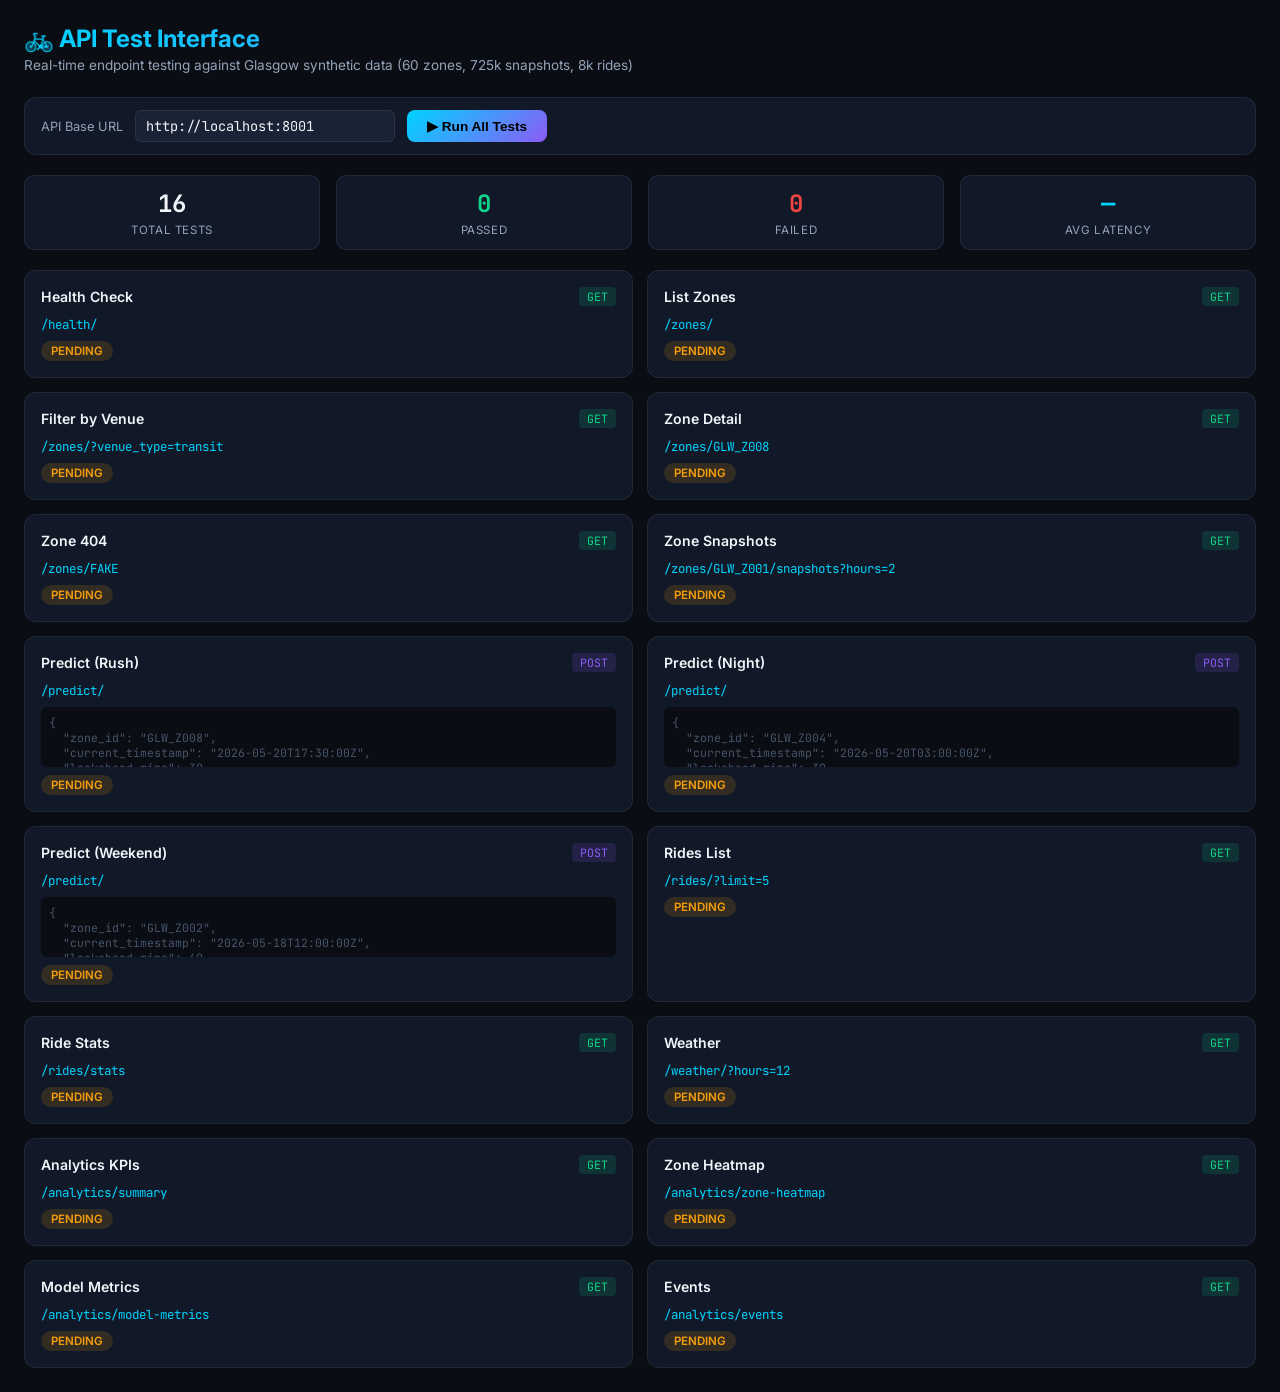
<file: dashboard/test_interface.html>
<!DOCTYPE html>
<html lang="en">
<head>
  <meta charset="UTF-8" />
  <meta name="viewport" content="width=device-width, initial-scale=1.0" />
  <title>Bike Parking Buddy — API Test Interface</title>
  <meta name="description" content="Interactive API test interface for Bike Parking Buddy with real-time test execution and visual results." />
  <link rel="preconnect" href="https://fonts.googleapis.com" />
  <link rel="preconnect" href="https://fonts.gstatic.com" crossorigin />
  <link href="https://fonts.googleapis.com/css2?family=Inter:wght@400;500;600;700&family=JetBrains+Mono:wght@400;500&display=swap" rel="stylesheet" />
  <style>
    :root {
      --bg: #0a0d14; --surface: #111827; --elevated: #1a2235;
      --cyan: #00d4ff; --purple: #8b5cf6; --green: #10d48a;
      --amber: #f59e0b; --red: #ef4444;
      --text: #f1f5f9; --muted: #94a3b8; --dim: #475569;
      --border: rgba(255,255,255,0.07);
      --grad: linear-gradient(135deg, #00d4ff, #8b5cf6);
    }
    * { box-sizing: border-box; margin: 0; padding: 0; }
    body { font-family: 'Inter', sans-serif; background: var(--bg); color: var(--text); min-height: 100vh; padding: 24px; }
    h1 { font-size: 1.5rem; background: var(--grad); -webkit-background-clip: text; -webkit-text-fill-color: transparent; margin-bottom: 4px; }
    .subtitle { color: var(--muted); font-size: 0.85rem; margin-bottom: 24px; }
    .config-bar { display: flex; align-items: center; gap: 12px; margin-bottom: 20px; padding: 12px 16px; background: var(--surface); border-radius: 12px; border: 1px solid var(--border); }
    .config-bar label { font-size: 0.8rem; color: var(--muted); }
    .config-bar input { background: var(--elevated); border: 1px solid var(--border); color: var(--text); padding: 6px 10px; border-radius: 6px; font-family: 'JetBrains Mono', monospace; font-size: 0.85rem; width: 260px; }
    .btn-run-all { background: var(--grad); color: #000; font-weight: 700; padding: 8px 20px; border: none; border-radius: 8px; cursor: pointer; font-size: 0.85rem; transition: all 0.15s; }
    .btn-run-all:hover { opacity: 0.88; transform: translateY(-1px); box-shadow: 0 4px 16px rgba(0,212,255,0.3); }
    .stats-bar { display: flex; gap: 16px; margin-bottom: 20px; }
    .stat { background: var(--surface); border: 1px solid var(--border); border-radius: 10px; padding: 12px 20px; text-align: center; flex: 1; }
    .stat-val { font-size: 1.5rem; font-weight: 700; font-family: 'JetBrains Mono', monospace; }
    .stat-label { font-size: 0.72rem; color: var(--muted); text-transform: uppercase; letter-spacing: 0.05em; margin-top: 4px; }
    .tests-grid { display: grid; grid-template-columns: 1fr 1fr; gap: 14px; }
    .test-card { background: var(--surface); border: 1px solid var(--border); border-radius: 12px; padding: 16px; transition: border-color 0.2s; }
    .test-card:hover { border-color: rgba(0,212,255,0.3); }
    .test-header { display: flex; align-items: center; justify-content: space-between; margin-bottom: 10px; }
    .test-name { font-size: 0.88rem; font-weight: 600; }
    .test-method { font-family: 'JetBrains Mono', monospace; font-size: 0.72rem; padding: 2px 8px; border-radius: 4px; }
    .method-get { background: rgba(16,212,138,0.15); color: var(--green); }
    .method-post { background: rgba(139,92,246,0.15); color: var(--purple); }
    .test-url { font-family: 'JetBrains Mono', monospace; font-size: 0.78rem; color: var(--cyan); margin-bottom: 8px; word-break: break-all; }
    .test-body { font-family: 'JetBrains Mono', monospace; font-size: 0.72rem; color: var(--dim); background: var(--bg); border-radius: 6px; padding: 8px; margin-bottom: 8px; max-height: 60px; overflow: hidden; white-space: pre; }
    .test-status { display: flex; align-items: center; gap: 8px; }
    .status-badge { padding: 3px 10px; border-radius: 100px; font-size: 0.72rem; font-weight: 600; }
    .status-pass { background: rgba(16,212,138,0.15); color: var(--green); }
    .status-fail { background: rgba(239,68,68,0.15); color: var(--red); }
    .status-pending { background: rgba(245,158,11,0.15); color: var(--amber); }
    .status-running { background: rgba(0,212,255,0.15); color: var(--cyan); animation: pulse 1.5s infinite; }
    @keyframes pulse { 0%,100% { opacity:1; } 50% { opacity:0.5; } }
    .test-latency { font-family: 'JetBrains Mono', monospace; font-size: 0.72rem; color: var(--muted); }
    .test-response { font-family: 'JetBrains Mono', monospace; font-size: 0.7rem; color: var(--muted); background: var(--bg); border-radius: 6px; padding: 8px; margin-top: 8px; max-height: 120px; overflow-y: auto; white-space: pre-wrap; word-break: break-word; line-height: 1.5; }
    .prediction-comparison { background: var(--surface); border: 1px solid var(--border); border-radius: 12px; padding: 20px; margin-top: 20px; }
    .comparison-title { font-size: 0.95rem; font-weight: 600; margin-bottom: 16px; }
    .comparison-grid { display: grid; grid-template-columns: repeat(3, 1fr); gap: 12px; }
    .comparison-card { background: var(--elevated); border-radius: 8px; padding: 14px; text-align: center; }
    .comp-zone { font-family: 'JetBrains Mono', monospace; font-size: 0.78rem; color: var(--cyan); margin-bottom: 4px; }
    .comp-fill { font-size: 1.8rem; font-weight: 800; font-family: 'JetBrains Mono', monospace; }
    .comp-context { font-size: 0.72rem; color: var(--muted); margin-top: 4px; }
    .fill-low { color: var(--green); }
    .fill-mid { color: var(--amber); }
    .fill-high { color: var(--red); }
    @media (max-width: 800px) { .tests-grid { grid-template-columns: 1fr; } .comparison-grid { grid-template-columns: 1fr; } }
  </style>
</head>
<body>
  <h1>🚲 API Test Interface</h1>
  <div class="subtitle">Real-time endpoint testing against Glasgow synthetic data (60 zones, 725k snapshots, 8k rides)</div>

  <div class="config-bar">
    <label>API Base URL</label>
    <input type="text" id="api-base" value="http://localhost:8001" />
    <button class="btn-run-all" id="btn-run-all" onclick="runAllTests()">▶ Run All Tests</button>
    <span id="run-status" style="font-size:0.8rem;color:var(--muted)"></span>
  </div>

  <div class="stats-bar">
    <div class="stat"><div class="stat-val" id="stat-total">0</div><div class="stat-label">Total Tests</div></div>
    <div class="stat"><div class="stat-val" id="stat-pass" style="color:var(--green)">0</div><div class="stat-label">Passed</div></div>
    <div class="stat"><div class="stat-val" id="stat-fail" style="color:var(--red)">0</div><div class="stat-label">Failed</div></div>
    <div class="stat"><div class="stat-val" id="stat-latency" style="color:var(--cyan)">—</div><div class="stat-label">Avg Latency</div></div>
  </div>

  <div class="tests-grid" id="tests-grid"></div>

  <div class="prediction-comparison" id="prediction-comparison" style="display:none">
    <div class="comparison-title">🧠 Prediction Comparison (Rush Hour vs Night × Zone Types)</div>
    <div class="comparison-grid" id="comparison-grid"></div>
  </div>

  <script>
const API = () => document.getElementById('api-base').value;

const TESTS = [
  { name: 'Health Check', method: 'GET', path: '/health/', validate: d => d.status === 'ok' && d.version === '0.1.0', desc: 'Liveness probe' },
  { name: 'List Zones', method: 'GET', path: '/zones/', validate: d => Array.isArray(d) && d.length === 60, desc: '60 Glasgow zones' },
  { name: 'Filter by Venue', method: 'GET', path: '/zones/?venue_type=transit', validate: d => d.length > 0 && d.every(z => z.venue_type === 'transit'), desc: 'Transit zones only' },
  { name: 'Zone Detail', method: 'GET', path: '/zones/GLW_Z008', validate: d => d.zone_id === 'GLW_Z008' && d.current_occupancy_pct !== undefined, desc: 'Zone with occupancy' },
  { name: 'Zone 404', method: 'GET', path: '/zones/FAKE', validate: (d, status) => status === 404, desc: 'Missing zone error' },
  { name: 'Zone Snapshots', method: 'GET', path: '/zones/GLW_Z001/snapshots?hours=2', validate: d => d.length > 0 && d[0].zone_id === 'GLW_Z001', desc: 'Recent snapshots' },
  { name: 'Predict (Rush)', method: 'POST', path: '/predict/', body: { zone_id: 'GLW_Z008', current_timestamp: '2026-05-20T17:30:00Z', lookahead_mins: 30 }, validate: d => d.fill_probability >= 0 && d.fill_probability <= 1 && d.model_version === 'xgb-v1-synthetic', desc: 'Transit zone 5:30pm' },
  { name: 'Predict (Night)', method: 'POST', path: '/predict/', body: { zone_id: 'GLW_Z004', current_timestamp: '2026-05-20T03:00:00Z', lookahead_mins: 30 }, validate: d => d.fill_probability >= 0 && d.fill_probability <= 1, desc: 'Residential zone 3am' },
  { name: 'Predict (Weekend)', method: 'POST', path: '/predict/', body: { zone_id: 'GLW_Z002', current_timestamp: '2026-05-18T12:00:00Z', lookahead_mins: 60 }, validate: d => d.fill_probability >= 0 && d.reason.length > 0, desc: 'Park zone Sunday noon' },
  { name: 'Rides List', method: 'GET', path: '/rides/?limit=5', validate: d => d.length === 5 && d[0].ride_id !== undefined, desc: '5 recent rides' },
  { name: 'Ride Stats', method: 'GET', path: '/rides/stats', validate: d => d.total_rides === 8000 && d.redirect_rate > 0, desc: 'Aggregate stats' },
  { name: 'Weather', method: 'GET', path: '/weather/?hours=12', validate: d => d.length > 0 && d[0].wmo_code !== undefined, desc: 'Recent weather' },
  { name: 'Analytics KPIs', method: 'GET', path: '/analytics/summary', validate: d => d.total_zones === 60 && d.total_rides === 8000, desc: 'Dashboard KPIs' },
  { name: 'Zone Heatmap', method: 'GET', path: '/analytics/zone-heatmap', validate: d => d.length > 100, desc: 'Occupancy heatmap data' },
  { name: 'Model Metrics', method: 'GET', path: '/analytics/model-metrics', validate: d => d.accuracy > 0.5 && d.model_version === 'xgb-v1-synthetic', desc: 'XGBoost metrics' },
  { name: 'Events', method: 'GET', path: '/analytics/events', validate: d => d.length > 0, desc: 'Local events list' },
];

function renderTests() {
  const grid = document.getElementById('tests-grid');
  grid.innerHTML = TESTS.map((t, i) => `
    <div class="test-card" id="test-${i}">
      <div class="test-header">
        <span class="test-name">${t.name}</span>
        <span class="test-method ${t.method === 'GET' ? 'method-get' : 'method-post'}">${t.method}</span>
      </div>
      <div class="test-url">${t.path}</div>
      ${t.body ? `<div class="test-body">${JSON.stringify(t.body, null, 2)}</div>` : ''}
      <div class="test-status">
        <span class="status-badge status-pending" id="badge-${i}">PENDING</span>
        <span class="test-latency" id="latency-${i}"></span>
      </div>
      <div class="test-response" id="resp-${i}" style="display:none"></div>
    </div>
  `).join('');
  document.getElementById('stat-total').textContent = TESTS.length;
}

async function runTest(i) {
  const t = TESTS[i];
  const badge = document.getElementById(`badge-${i}`);
  const latEl = document.getElementById(`latency-${i}`);
  const respEl = document.getElementById(`resp-${i}`);

  badge.className = 'status-badge status-running'; badge.textContent = 'RUNNING';
  respEl.style.display = 'none';

  const start = performance.now();
  try {
    const opts = t.method === 'POST' ? { method: 'POST', headers: { 'Content-Type': 'application/json' }, body: JSON.stringify(t.body) } : {};
    const res = await fetch(API() + t.path, opts);
    const latency = Math.round(performance.now() - start);
    latEl.textContent = latency + 'ms';

    let data;
    try { data = await res.json(); } catch { data = null; }

    const pass = t.validate(data, res.status);
    badge.className = `status-badge ${pass ? 'status-pass' : 'status-fail'}`;
    badge.textContent = pass ? 'PASS' : 'FAIL';

    respEl.textContent = JSON.stringify(data, null, 2).substring(0, 500);
    respEl.style.display = 'block';

    return { pass, latency, data };
  } catch (e) {
    const latency = Math.round(performance.now() - start);
    badge.className = 'status-badge status-fail'; badge.textContent = 'ERROR';
    latEl.textContent = latency + 'ms';
    respEl.textContent = e.message; respEl.style.display = 'block';
    return { pass: false, latency };
  }
}

async function runAllTests() {
  document.getElementById('btn-run-all').textContent = '⏳ Running...';
  document.getElementById('btn-run-all').disabled = true;
  document.getElementById('run-status').textContent = '';

  let passed = 0, failed = 0, totalLat = 0;
  const predResults = {};

  for (let i = 0; i < TESTS.length; i++) {
    const result = await runTest(i);
    if (result.pass) passed++; else failed++;
    totalLat += result.latency;

    // Capture prediction results for comparison
    if (TESTS[i].name.startsWith('Predict') && result.data) {
      predResults[TESTS[i].name] = result.data;
    }

    document.getElementById('stat-pass').textContent = passed;
    document.getElementById('stat-fail').textContent = failed;
    document.getElementById('stat-latency').textContent = Math.round(totalLat / (i + 1)) + 'ms';
  }

  // Prediction comparison
  if (Object.keys(predResults).length > 0) {
    renderComparison(predResults);
  }

  document.getElementById('btn-run-all').textContent = '▶ Run All Tests';
  document.getElementById('btn-run-all').disabled = false;
  document.getElementById('run-status').textContent = `${passed}/${TESTS.length} passed`;
}

function renderComparison(predictions) {
  const comp = document.getElementById('prediction-comparison');
  const grid = document.getElementById('comparison-grid');
  comp.style.display = 'block';

  grid.innerHTML = Object.entries(predictions).map(([name, data]) => {
    const pct = Math.round(data.fill_probability * 100);
    const cls = pct > 70 ? 'fill-high' : pct > 40 ? 'fill-mid' : 'fill-low';
    return `
      <div class="comparison-card">
        <div class="comp-zone">${data.zone_id}</div>
        <div class="comp-fill ${cls}">${pct}%</div>
        <div class="comp-context">${name}</div>
        <div class="comp-context" style="margin-top:4px;color:var(--cyan)">${data.reason.substring(0, 80)}</div>
        <div class="comp-context">Confidence: ${Math.round(data.confidence * 100)}% | Alts: ${data.alternative_zones.length}</div>
      </div>`;
  }).join('');
}

renderTests();
  </script>
</body>
</html>
</file>
